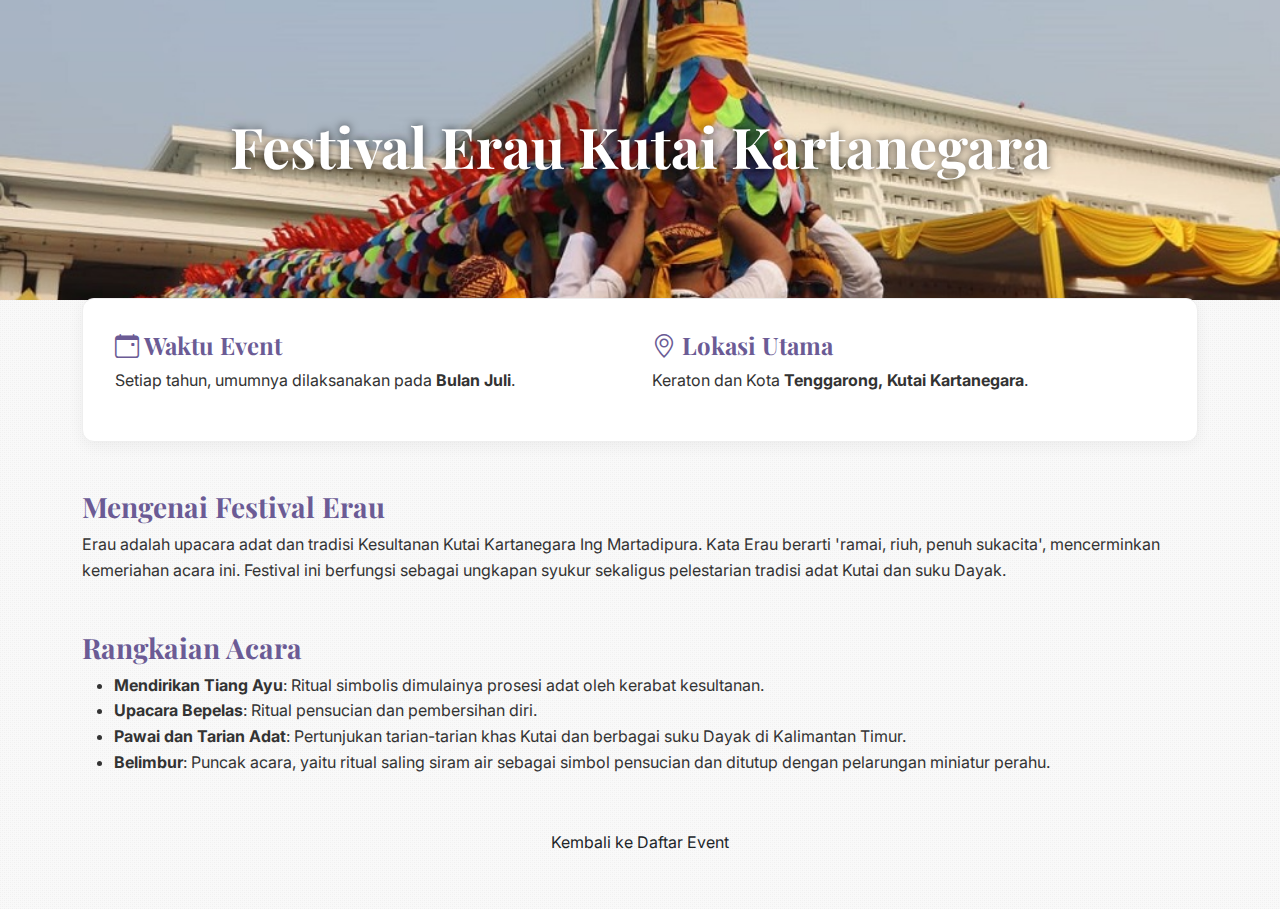
<file: erau-detail.html>
<!DOCTYPE html>
<html lang="id">
<head>
    <meta charset="UTF-8">
    <meta name="viewport" content="width=device-width, initial-scale=1.0">
    <title>Detail | Festival Erau Kutai</title>
    <link href="https://fonts.googleapis.com/css2?family=Inter:wght@400;600&family=Playfair+Display:wght@700&display=swap" rel="stylesheet">
    <link href="https://cdn.jsdelivr.net/npm/bootstrap@5.3.3/dist/css/bootstrap.min.css" rel="stylesheet">
    <link href="https://cdn.jsdelivr.net/npm/bootstrap-icons@1.11.3/font/bootstrap-icons.min.css" rel="stylesheet">
    <link href="style.css" rel="stylesheet"> 
    <link href="https://fonts.googleapis.com/css2?family=Playfair+Display:wght@700&family=Poppins:ital,wght@0,400;0,600;1,400&display=swap" rel="stylesheet">
    <style>
        .detail-header {
            background-image: url('131.jpeg');
            background-size: cover;
            background-position: center;
            height: 300px;
            display: flex;
            align-items: center;
            justify-content: center;
            color: white;
            text-shadow: 0 0 10px rgba(0, 0, 0, 0.7);
        }
        .detail-header h1 { color: #fff; font-size: 3.5rem; text-align: center; }
        .detail-info { background-color: var(--card-bg); border-radius: 12px; padding: 2rem; box-shadow: var(--shadow-light); margin-top: -50px; position: relative; }
    </style>
</head>
<body>
    <div class="detail-header">
        <h1>Festival Erau Kutai Kartanegara</h1>
    </div>

    <section class="py-5">
        <div class="container">
            <div class="detail-info mb-4">
                <div class="row">
                    <div class="col-md-6">
                        <h4><i class="bi bi-calendar-event"></i> Waktu Event</h4>
                        <p>Setiap tahun, umumnya dilaksanakan pada <strong>Bulan Juli</strong>.</p>
                    </div>
                    <div class="col-md-6">
                        <h4><i class="bi bi-geo-alt"></i> Lokasi Utama</h4>
                        <p>Keraton dan Kota <strong>Tenggarong, Kutai Kartanegara</strong>.</p>
                    </div>
                </div>
            </div>

            <h3 class="mt-5">Mengenai Festival Erau</h3>
            <p>Erau adalah upacara adat dan tradisi Kesultanan Kutai Kartanegara Ing Martadipura. Kata Erau berarti 'ramai, riuh, penuh sukacita', mencerminkan kemeriahan acara ini. Festival ini berfungsi sebagai ungkapan syukur sekaligus pelestarian tradisi adat Kutai dan suku Dayak.</p>
            
            <h3 class="mt-5">Rangkaian Acara</h3>
            <ul>
                <li><strong>Mendirikan Tiang Ayu</strong>: Ritual simbolis dimulainya prosesi adat oleh kerabat kesultanan.</li>
                <li><strong>Upacara Bepelas</strong>: Ritual pensucian dan pembersihan diri.</li>
                <li><strong>Pawai dan Tarian Adat</strong>: Pertunjukan tarian-tarian khas Kutai dan berbagai suku Dayak di Kalimantan Timur.</li>
                <li><strong>Belimbur</strong>: Puncak acara, yaitu ritual saling siram air sebagai simbol pensucian dan ditutup dengan pelarungan miniatur perahu.</li>
            </ul>

            <div class="text-center mt-5">
                <a href="index.html#events" class="btn btn-detail">Kembali ke Daftar Event</a>
            </div>

        </div>
    </section>
    <script src="https://cdn.jsdelivr.net/npm/bootstrap@5.3.3/dist/js/bootstrap.bundle.min.js"></script>
</body>
</html>
</file>
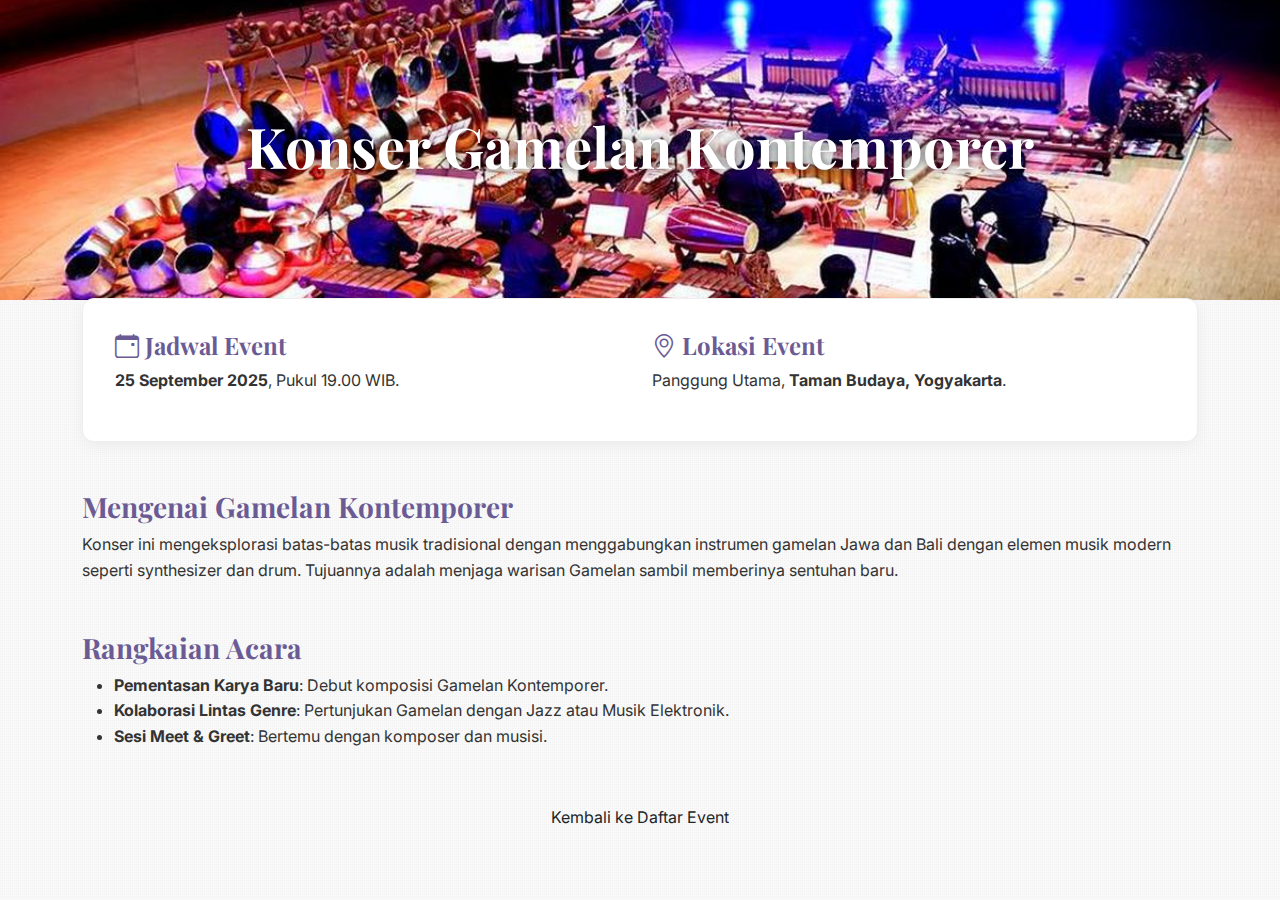
<file: gamelan-detail.html>
<!DOCTYPE html>
<html lang="id">
<head>
    <meta charset="UTF-8">
    <meta name="viewport" content="width=device-width, initial-scale=1.0">
    <title>Detail | Konser Gamelan Kontemporer</title>
    <link href="https://fonts.googleapis.com/css2?family=Inter:wght@400;600&family=Playfair+Display:wght@700&display=swap" rel="stylesheet">
    <link href="https://cdn.jsdelivr.net/npm/bootstrap@5.3.3/dist/css/bootstrap.min.css" rel="stylesheet">
    <link href="https://cdn.jsdelivr.net/npm/bootstrap-icons@1.11.3/font/bootstrap-icons.min.css" rel="stylesheet">
    <link href="style.css" rel="stylesheet"> 
    <link href="https://fonts.googleapis.com/css2?family=Playfair+Display:wght@700&family=Poppins:ital,wght@0,400;0,600;1,400&display=swap" rel="stylesheet">
    <style>
        .detail-header {
            background-image: url('125.jpeg');
            background-size: cover;
            background-position: center;
            height: 300px;
            display: flex;
            align-items: center;
            justify-content: center;
            color: white;
            text-shadow: 0 0 10px rgba(0, 0, 0, 0.7);
        }
        .detail-header h1 { color: #fff; font-size: 3.5rem; }
        .detail-info { background-color: var(--card-bg); border-radius: 12px; padding: 2rem; box-shadow: var(--shadow-light); margin-top: -50px; position: relative; }
    </style>
</head>
<body>
    <div class="detail-header">
        <h1>Konser Gamelan Kontemporer</h1>
    </div>

    <section class="py-5">
        <div class="container">
            <div class="detail-info mb-4">
                <div class="row">
                    <div class="col-md-6">
                        <h4><i class="bi bi-calendar-event"></i> Jadwal Event</h4>
                        <p><strong>25 September 2025</strong>, Pukul 19.00 WIB.</p>
                    </div>
                    <div class="col-md-6">
                        <h4><i class="bi bi-geo-alt"></i> Lokasi Event</h4>
                        <p>Panggung Utama, <strong>Taman Budaya, Yogyakarta</strong>.</p>
                    </div>
                </div>
            </div>

            <h3 class="mt-5">Mengenai Gamelan Kontemporer</h3>
            <p>Konser ini mengeksplorasi batas-batas musik tradisional dengan menggabungkan instrumen gamelan Jawa dan Bali dengan elemen musik modern seperti synthesizer dan drum. Tujuannya adalah menjaga warisan Gamelan sambil memberinya sentuhan baru.</p>
            
            <h3 class="mt-5">Rangkaian Acara</h3>
            <ul>
                <li><strong>Pementasan Karya Baru</strong>: Debut komposisi Gamelan Kontemporer.</li>
                <li><strong>Kolaborasi Lintas Genre</strong>: Pertunjukan Gamelan dengan Jazz atau Musik Elektronik.</li>
                <li><strong>Sesi Meet & Greet</strong>: Bertemu dengan komposer dan musisi.</li>
            </ul>

            <div class="text-center mt-5">
                <a href="index.html#events" class="btn btn-detail">Kembali ke Daftar Event</a>
            </div>

        </div>
    </section>
    <script src="https://cdn.jsdelivr.net/npm/bootstrap@5.3.3/dist/js/bootstrap.bundle.min.js"></script>
</body>
</html>
</file>
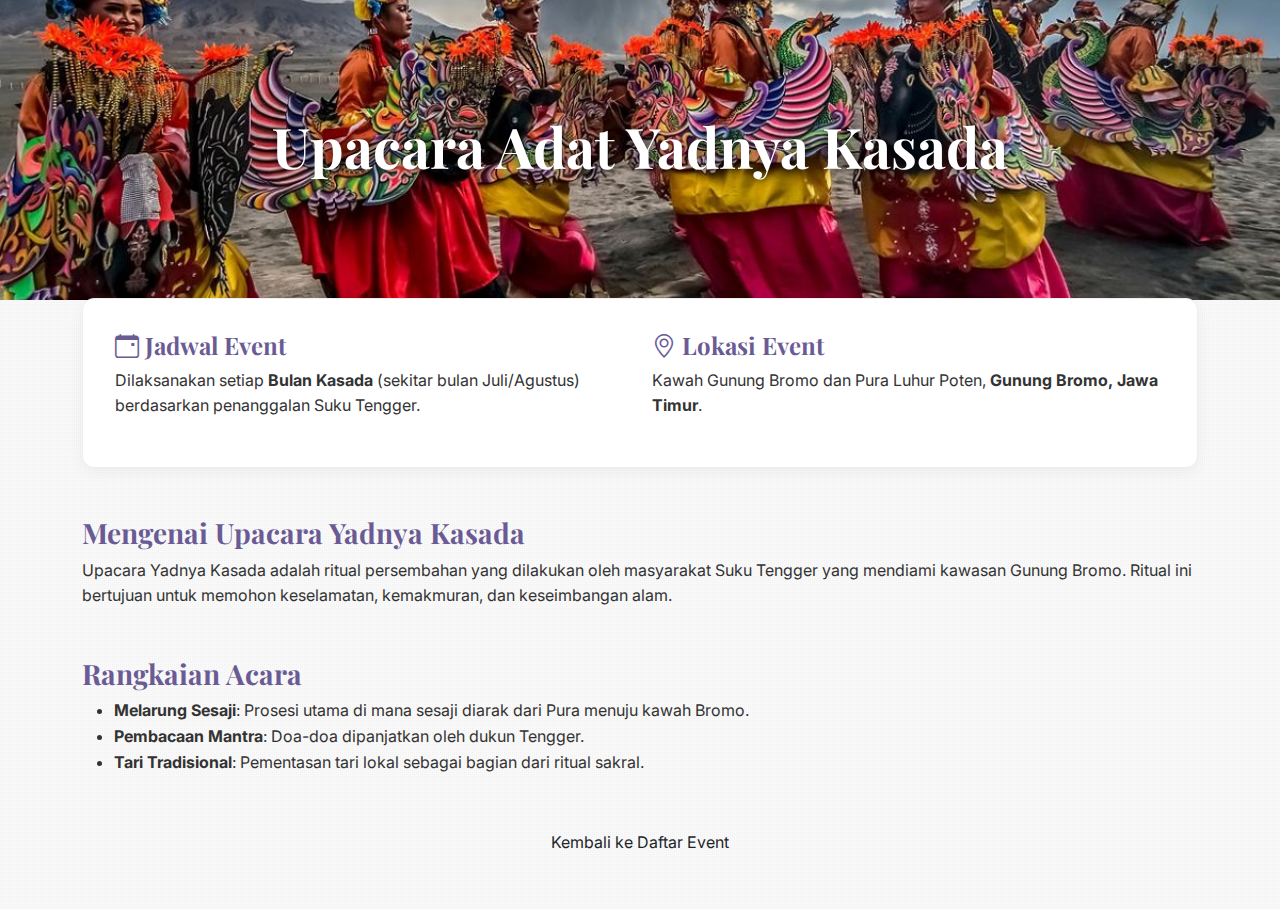
<file: kasada-detail.html>
<!DOCTYPE html>
<html lang="id">
<head>
    <meta charset="UTF-8">
    <meta name="viewport" content="width=device-width, initial-scale=1.0">
    <title>Detail | Upacara Adat Yadnya Kasada</title>
    <link href="https://fonts.googleapis.com/css2?family=Inter:wght@400;600&family=Playfair+Display:wght@700&display=swap" rel="stylesheet">
    <link href="https://cdn.jsdelivr.net/npm/bootstrap@5.3.3/dist/css/bootstrap.min.css" rel="stylesheet">
    <link href="https://cdn.jsdelivr.net/npm/bootstrap-icons@1.11.3/font/bootstrap-icons.min.css" rel="stylesheet">
    <link href="style.css" rel="stylesheet"> 
    <link href="https://fonts.googleapis.com/css2?family=Playfair+Display:wght@700&family=Poppins:ital,wght@0,400;0,600;1,400&display=swap" rel="stylesheet">
    <style>
        .detail-header {
            background-image: url('123.jpg');
            background-size: cover;
            background-position: center;
            height: 300px;
            display: flex;
            align-items: center;
            justify-content: center;
            color: white;
            text-shadow: 0 0 10px rgba(0, 0, 0, 0.7);
        }
        .detail-header h1 { color: #fff; font-size: 3.5rem; }
        .detail-info { background-color: var(--card-bg); border-radius: 12px; padding: 2rem; box-shadow: var(--shadow-light); margin-top: -50px; position: relative; }
    </style>
</head>
<body>
    <div class="detail-header">
        <h1>Upacara Adat Yadnya Kasada</h1>
    </div>

    <section class="py-5">
        <div class="container">
            <div class="detail-info mb-4">
                <div class="row">
                    <div class="col-md-6">
                        <h4><i class="bi bi-calendar-event"></i> Jadwal Event</h4>
                        <p>Dilaksanakan setiap <strong>Bulan Kasada</strong> (sekitar bulan Juli/Agustus) berdasarkan penanggalan Suku Tengger.</p>
                    </div>
                    <div class="col-md-6">
                        <h4><i class="bi bi-geo-alt"></i> Lokasi Event</h4>
                        <p>Kawah Gunung Bromo dan Pura Luhur Poten, <strong>Gunung Bromo, Jawa Timur</strong>.</p>
                    </div>
                </div>
            </div>

            <h3 class="mt-5">Mengenai Upacara Yadnya Kasada</h3>
            <p>Upacara Yadnya Kasada adalah ritual persembahan yang dilakukan oleh masyarakat Suku Tengger yang mendiami kawasan Gunung Bromo. Ritual ini bertujuan untuk memohon keselamatan, kemakmuran, dan keseimbangan alam.</p>
            
            <h3 class="mt-5">Rangkaian Acara</h3>
            <ul>
                <li><strong>Melarung Sesaji</strong>: Prosesi utama di mana sesaji diarak dari Pura menuju kawah Bromo.</li>
                <li><strong>Pembacaan Mantra</strong>: Doa-doa dipanjatkan oleh dukun Tengger.</li>
                <li><strong>Tari Tradisional</strong>: Pementasan tari lokal sebagai bagian dari ritual sakral.</li>
            </ul>

            <div class="text-center mt-5">
                <a href="index.html#events" class="btn btn-detail">Kembali ke Daftar Event</a>
            </div>

        </div>
    </section>
    <script src="https://cdn.jsdelivr.net/npm/bootstrap@5.3.3/dist/js/bootstrap.bundle.min.js"></script>
</body>
</html>
</file>
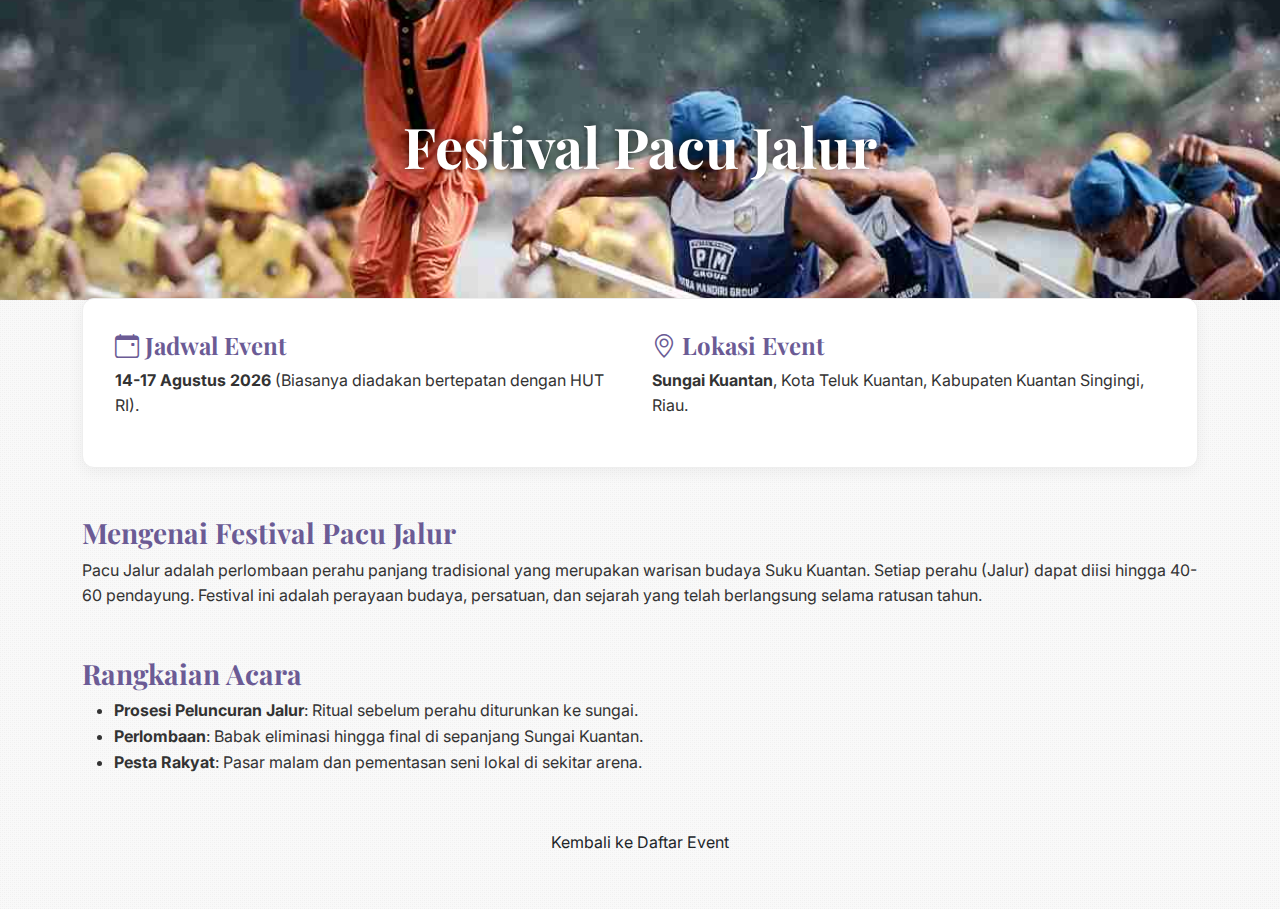
<file: pacujalur-detail.html>
<!DOCTYPE html>
<html lang="id">
<head>
    <meta charset="UTF-8">
    <meta name="viewport" content="width=device-width, initial-scale=1.0">
    <title>Detail | Festival Pacu Jalur</title>
    <link href="https://fonts.googleapis.com/css2?family=Inter:wght@400;600&family=Playfair+Display:wght@700&display=swap" rel="stylesheet">
    <link href="https://cdn.jsdelivr.net/npm/bootstrap@5.3.3/dist/css/bootstrap.min.css" rel="stylesheet">
    <link href="https://cdn.jsdelivr.net/npm/bootstrap-icons@1.11.3/font/bootstrap-icons.min.css" rel="stylesheet">
    <link href="style.css" rel="stylesheet"> 
    <link href="https://fonts.googleapis.com/css2?family=Playfair+Display:wght@700&family=Poppins:ital,wght@0,400;0,600;1,400&display=swap" rel="stylesheet">
    <style>
        .detail-header {
            background-image: url('127.jpg');
            background-size: cover;
            background-position: center;
            height: 300px;
            display: flex;
            align-items: center;
            justify-content: center;
            color: white;
            text-shadow: 0 0 10px rgba(0, 0, 0, 0.7);
        }
        .detail-header h1 { color: #fff; font-size: 3.5rem; }
        .detail-info { background-color: var(--card-bg); border-radius: 12px; padding: 2rem; box-shadow: var(--shadow-light); margin-top: -50px; position: relative; }
    </style>
</head>
<body>
    <div class="detail-header">
        <h1>Festival Pacu Jalur</h1>
    </div>

    <section class="py-5">
        <div class="container">
            <div class="detail-info mb-4">
                <div class="row">
                    <div class="col-md-6">
                        <h4><i class="bi bi-calendar-event"></i> Jadwal Event</h4>
                        <p><strong>14-17 Agustus 2026</strong> (Biasanya diadakan bertepatan dengan HUT RI).</p>
                    </div>
                    <div class="col-md-6">
                        <h4><i class="bi bi-geo-alt"></i> Lokasi Event</h4>
                        <p><strong>Sungai Kuantan</strong>, Kota Teluk Kuantan, Kabupaten Kuantan Singingi, Riau.</p>
                    </div>
                </div>
            </div>

            <h3 class="mt-5">Mengenai Festival Pacu Jalur</h3>
            <p>Pacu Jalur adalah perlombaan perahu panjang tradisional yang merupakan warisan budaya Suku Kuantan. Setiap perahu (Jalur) dapat diisi hingga 40-60 pendayung. Festival ini adalah perayaan budaya, persatuan, dan sejarah yang telah berlangsung selama ratusan tahun.</p>
            
            <h3 class="mt-5">Rangkaian Acara</h3>
            <ul>
                <li><strong>Prosesi Peluncuran Jalur</strong>: Ritual sebelum perahu diturunkan ke sungai.</li>
                <li><strong>Perlombaan</strong>: Babak eliminasi hingga final di sepanjang Sungai Kuantan.</li>
                <li><strong>Pesta Rakyat</strong>: Pasar malam dan pementasan seni lokal di sekitar arena.</li>
            </ul>

            <div class="text-center mt-5">
                <a href="index.html#events" class="btn btn-detail">Kembali ke Daftar Event</a>
            </div>

        </div>
    </section>
    <script src="https://cdn.jsdelivr.net/npm/bootstrap@5.3.3/dist/js/bootstrap.bundle.min.js"></script>
</body>
</html>
</file>
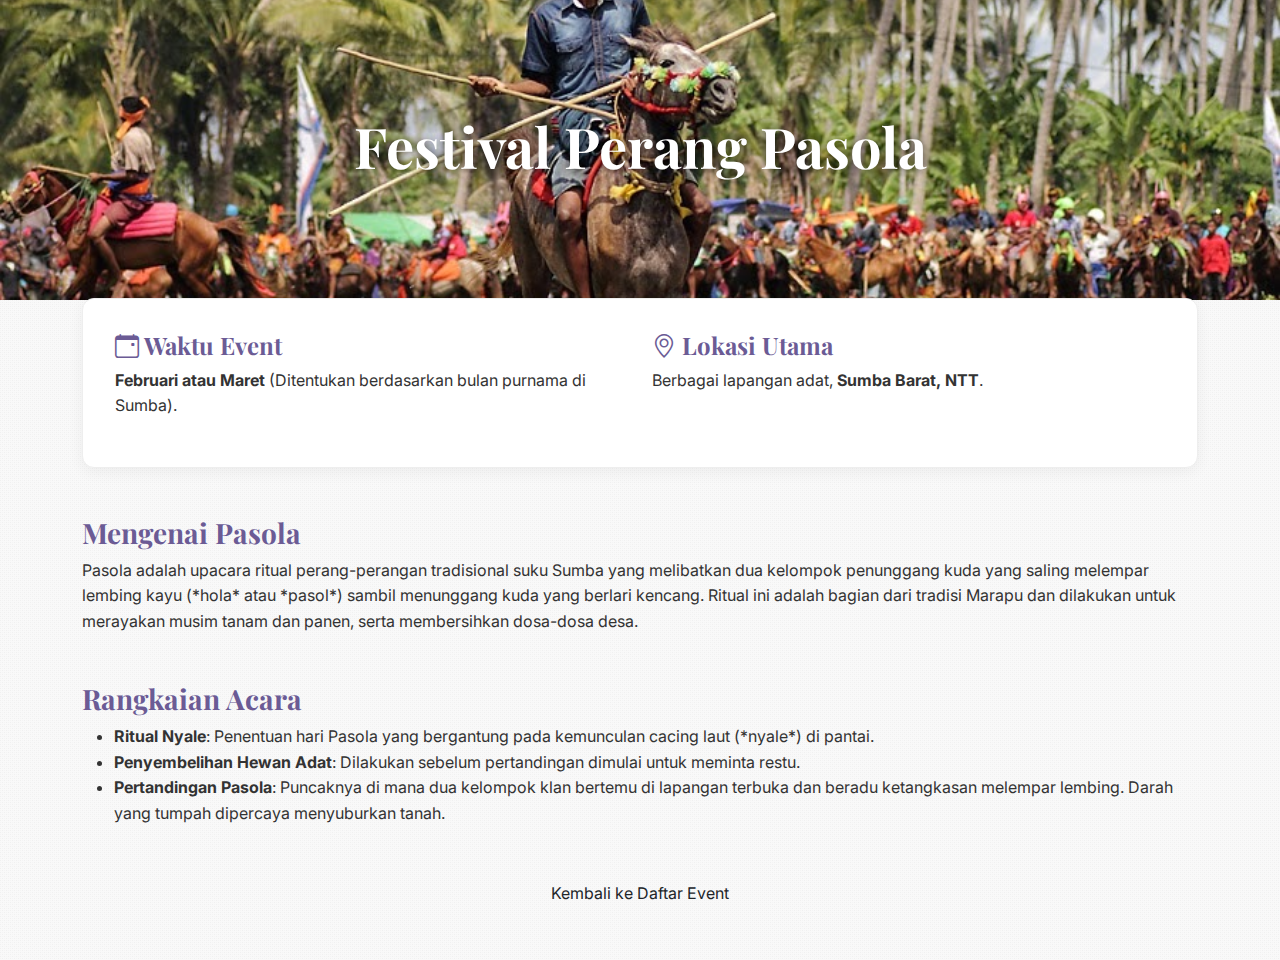
<file: pasola-detail.html>
<!DOCTYPE html>
<html lang="id">
<head>
    <meta charset="UTF-8">
    <meta name="viewport" content="width=device-width, initial-scale=1.0">
    <title>Detail | Festival Perang Pasola</title>
    <link href="https://fonts.googleapis.com/css2?family=Inter:wght@400;600&family=Playfair+Display:wght@700&display=swap" rel="stylesheet">
    <link href="https://cdn.jsdelivr.net/npm/bootstrap@5.3.3/dist/css/bootstrap.min.css" rel="stylesheet">
    <link href="https://cdn.jsdelivr.net/npm/bootstrap-icons@1.11.3/font/bootstrap-icons.min.css" rel="stylesheet">
    <link href="style.css" rel="stylesheet"> 
    <link href="https://fonts.googleapis.com/css2?family=Playfair+Display:wght@700&family=Poppins:ital,wght@0,400;0,600;1,400&display=swap" rel="stylesheet">
    <style>
        .detail-header {
            background-image: url('134.jpg');
            background-size: cover;
            background-position: center;
            height: 300px;
            display: flex;
            align-items: center;
            justify-content: center;
            color: white;
            text-shadow: 0 0 10px rgba(0, 0, 0, 0.7);
        }
        .detail-header h1 { color: #fff; font-size: 3.5rem; text-align: center; }
        .detail-info { background-color: var(--card-bg); border-radius: 12px; padding: 2rem; box-shadow: var(--shadow-light); margin-top: -50px; position: relative; }
    </style>
</head>
<body>
    <div class="detail-header">
        <h1>Festival Perang Pasola</h1>
    </div>

    <section class="py-5">
        <div class="container">
            <div class="detail-info mb-4">
                <div class="row">
                    <div class="col-md-6">
                        <h4><i class="bi bi-calendar-event"></i> Waktu Event</h4>
                        <p><strong>Februari atau Maret</strong> (Ditentukan berdasarkan bulan purnama di Sumba).</p>
                    </div>
                    <div class="col-md-6">
                        <h4><i class="bi bi-geo-alt"></i> Lokasi Utama</h4>
                        <p>Berbagai lapangan adat, <strong>Sumba Barat, NTT</strong>.</p>
                    </div>
                </div>
            </div>

            <h3 class="mt-5">Mengenai Pasola</h3>
            <p>Pasola adalah upacara ritual perang-perangan tradisional suku Sumba yang melibatkan dua kelompok penunggang kuda yang saling melempar lembing kayu (*hola* atau *pasol*) sambil menunggang kuda yang berlari kencang. Ritual ini adalah bagian dari tradisi Marapu dan dilakukan untuk merayakan musim tanam dan panen, serta membersihkan dosa-dosa desa.</p>
            
            <h3 class="mt-5">Rangkaian Acara</h3>
            <ul>
                <li><strong>Ritual Nyale</strong>: Penentuan hari Pasola yang bergantung pada kemunculan cacing laut (*nyale*) di pantai.</li>
                <li><strong>Penyembelihan Hewan Adat</strong>: Dilakukan sebelum pertandingan dimulai untuk meminta restu.</li>
                <li><strong>Pertandingan Pasola</strong>: Puncaknya di mana dua kelompok klan bertemu di lapangan terbuka dan beradu ketangkasan melempar lembing. Darah yang tumpah dipercaya menyuburkan tanah.</li>
            </ul>

            <div class="text-center mt-5">
                <a href="index.html#events" class="btn btn-detail">Kembali ke Daftar Event</a>
            </div>

        </div>
    </section>
    <script src="https://cdn.jsdelivr.net/npm/bootstrap@5.3.3/dist/js/bootstrap.bundle.min.js"></script>
</body>
</html>
</file>
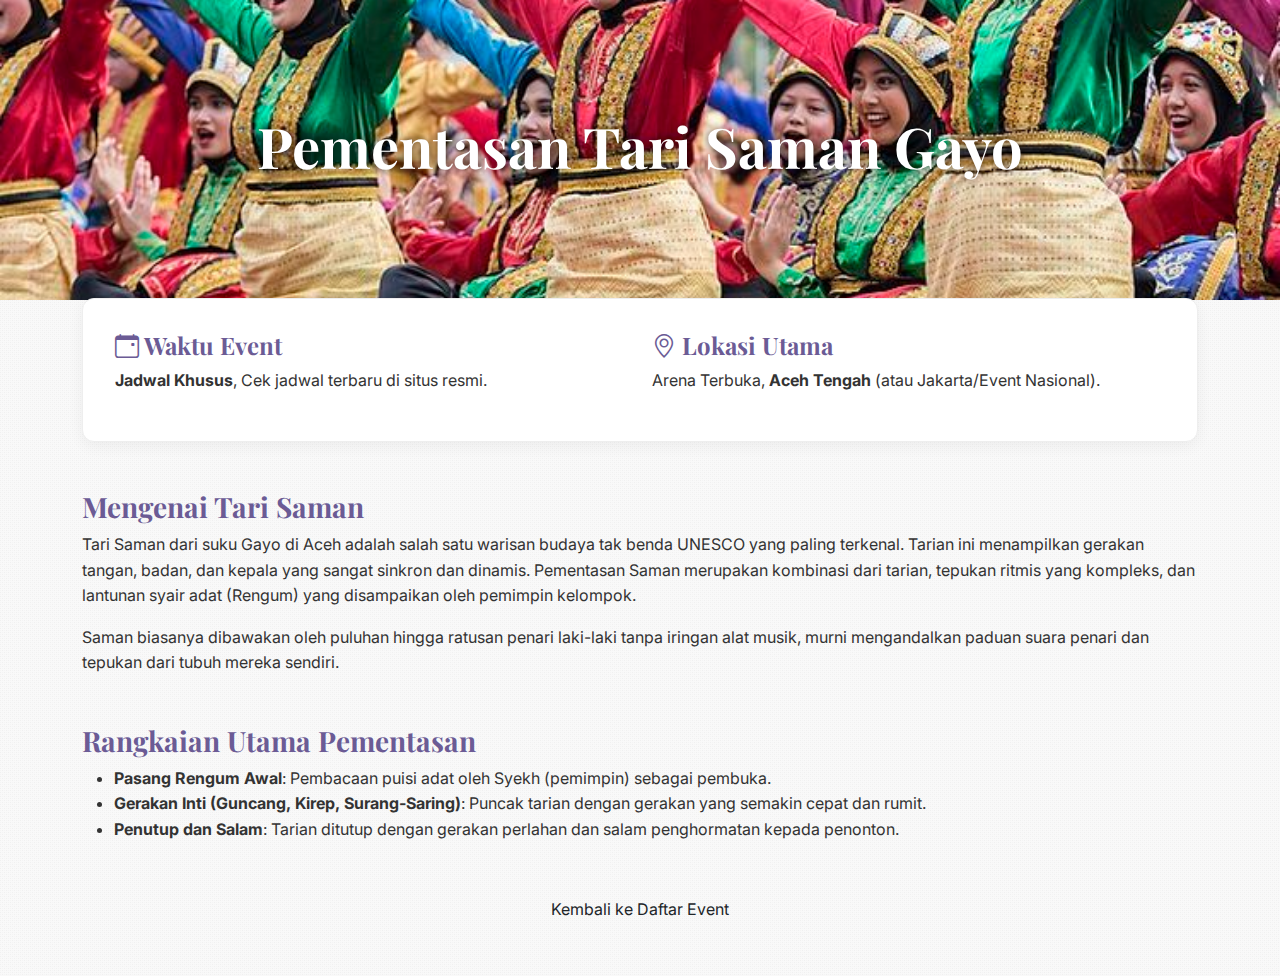
<file: saman-detail.html>
<!DOCTYPE html>
<html lang="id">
<head>
    <meta charset="UTF-8">
    <meta name="viewport" content="width=device-width, initial-scale=1.0">
    <title>Detail | Pementasan Tari Saman Gayo</title>
    
    <link href="https://fonts.googleapis.com/css2?family=Inter:wght@400;600&family=Playfair+Display:wght@700&display=swap" rel="stylesheet">
    <link href="https://cdn.jsdelivr.net/npm/bootstrap@5.3.3/dist/css/bootstrap.min.css" rel="stylesheet">
    <link href="https://cdn.jsdelivr.net/npm/bootstrap-icons@1.11.3/font/bootstrap-icons.min.css" rel="stylesheet">
    <link href="style.css" rel="stylesheet"> 
    <link href="https://fonts.googleapis.com/css2?family=Playfair+Display:wght@700&family=Poppins:ital,wght@0,400;0,600;1,400&display=swap" rel="stylesheet">
    
    <style>
        .detail-header {
            /* Ganti dengan gambar Tari Saman HD yang Anda pilih */
            background-image: url('133.jpg'); 
            background-size: cover;
            background-position: center;
            height: 300px;
            display: flex;
            align-items: center;
            justify-content: center;
            color: white;
            text-shadow: 0 0 10px rgba(0, 0, 0, 0.7);
        }
        .detail-header h1 { 
            color: #fff; 
            font-size: 3.5rem; 
            text-align: center; /* Tambahkan agar judul di tengah */
        }
        .detail-info { 
            background-color: var(--card-bg); 
            border-radius: 12px; 
            padding: 2rem; 
            box-shadow: var(--shadow-light); 
            margin-top: -50px; 
            position: relative; 
        }
    </style>
</head>
<body>
    <div class="detail-header">
        <h1>Pementasan Tari Saman Gayo</h1>
    </div>

    <section class="py-5">
        <div class="container">
            <div class="detail-info mb-4">
                <div class="row">
                    <div class="col-md-6">
                        <h4><i class="bi bi-calendar-event"></i> Waktu Event</h4>
                        <p><strong>Jadwal Khusus</strong>, Cek jadwal terbaru di situs resmi.</p>
                    </div>
                    <div class="col-md-6">
                        <h4><i class="bi bi-geo-alt"></i> Lokasi Utama</h4>
                        <p>Arena Terbuka, <strong>Aceh Tengah</strong> (atau Jakarta/Event Nasional).</p>
                    </div>
                </div>
            </div>

            <h3 class="mt-5">Mengenai Tari Saman</h3>
            <p>Tari Saman dari suku Gayo di Aceh adalah salah satu warisan budaya tak benda UNESCO yang paling terkenal. Tarian ini menampilkan gerakan tangan, badan, dan kepala yang sangat sinkron dan dinamis. Pementasan Saman merupakan kombinasi dari tarian, tepukan ritmis yang kompleks, dan lantunan syair adat (Rengum) yang disampaikan oleh pemimpin kelompok.</p>
            
            <p>Saman biasanya dibawakan oleh puluhan hingga ratusan penari laki-laki tanpa iringan alat musik, murni mengandalkan paduan suara penari dan tepukan dari tubuh mereka sendiri.</p>
            
            <h3 class="mt-5">Rangkaian Utama Pementasan</h3>
            <ul>
                <li><strong>Pasang Rengum Awal</strong>: Pembacaan puisi adat oleh Syekh (pemimpin) sebagai pembuka.</li>
                <li><strong>Gerakan Inti (Guncang, Kirep, Surang-Saring)</strong>: Puncak tarian dengan gerakan yang semakin cepat dan rumit.</li>
                <li><strong>Penutup dan Salam</strong>: Tarian ditutup dengan gerakan perlahan dan salam penghormatan kepada penonton.</li>
            </ul>

            <div class="text-center mt-5">
                <a href="index.html#events" class="btn btn-detail">Kembali ke Daftar Event</a>
            </div>

        </div>
    </section>
    <script src="https://cdn.jsdelivr.net/npm/bootstrap@5.3.3/dist/js/bootstrap.bundle.min.js"></script>
</body>
</html>
</file>
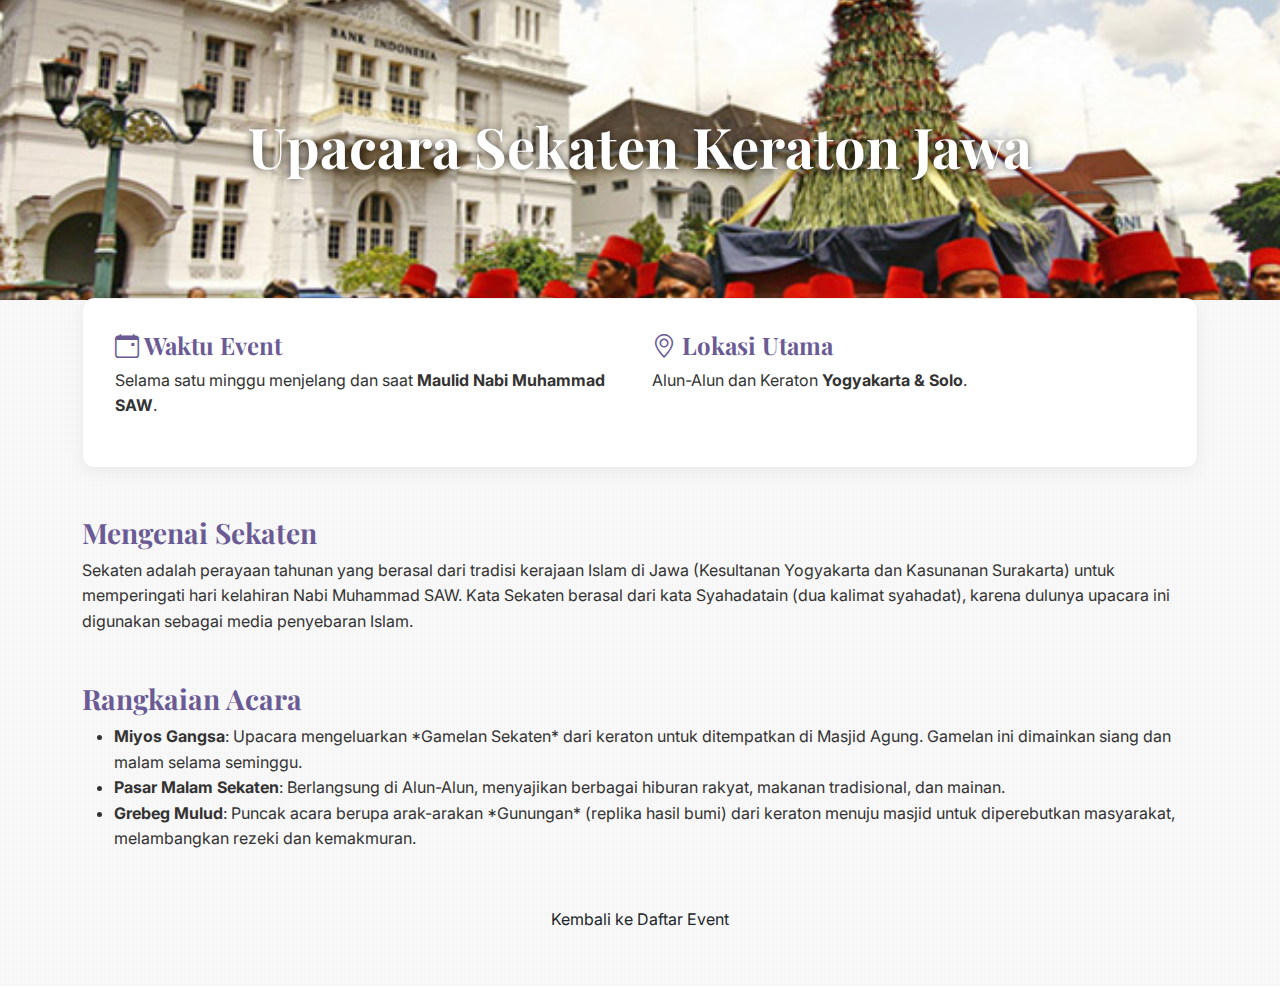
<file: sekaten-detail.html>
<!DOCTYPE html>
<html lang="id">
<head>
    <meta charset="UTF-8">
    <meta name="viewport" content="width=device-width, initial-scale=1.0">
    <title>Detail | Upacara Sekaten</title>
    <link href="https://fonts.googleapis.com/css2?family=Inter:wght@400;600&family=Playfair+Display:wght@700&display=swap" rel="stylesheet">
    <link href="https://cdn.jsdelivr.net/npm/bootstrap@5.3.3/dist/css/bootstrap.min.css" rel="stylesheet">
    <link href="https://cdn.jsdelivr.net/npm/bootstrap-icons@1.11.3/font/bootstrap-icons.min.css" rel="stylesheet">
    <link href="style.css" rel="stylesheet"> 
    <link href="https://fonts.googleapis.com/css2?family=Playfair+Display:wght@700&family=Poppins:ital,wght@0,400;0,600;1,400&display=swap" rel="stylesheet">
    <style>
        .detail-header {
            background-image: url('135.jpg');
            background-size: cover;
            background-position: center;
            height: 300px;
            display: flex;
            align-items: center;
            justify-content: center;
            color: white;
            text-shadow: 0 0 10px rgba(0, 0, 0, 0.7);
        }
        .detail-header h1 { color: #fff; font-size: 3.5rem; text-align: center; }
        .detail-info { background-color: var(--card-bg); border-radius: 12px; padding: 2rem; box-shadow: var(--shadow-light); margin-top: -50px; position: relative; }
    </style>
</head>
<body>
    <div class="detail-header">
        <h1>Upacara Sekaten Keraton Jawa</h1>
    </div>

    <section class="py-5">
        <div class="container">
            <div class="detail-info mb-4">
                <div class="row">
                    <div class="col-md-6">
                        <h4><i class="bi bi-calendar-event"></i> Waktu Event</h4>
                        <p>Selama satu minggu menjelang dan saat <strong>Maulid Nabi Muhammad SAW</strong>.</p>
                    </div>
                    <div class="col-md-6">
                        <h4><i class="bi bi-geo-alt"></i> Lokasi Utama</h4>
                        <p>Alun-Alun dan Keraton <strong>Yogyakarta & Solo</strong>.</p>
                    </div>
                </div>
            </div>

            <h3 class="mt-5">Mengenai Sekaten</h3>
            <p>Sekaten adalah perayaan tahunan yang berasal dari tradisi kerajaan Islam di Jawa (Kesultanan Yogyakarta dan Kasunanan Surakarta) untuk memperingati hari kelahiran Nabi Muhammad SAW. Kata Sekaten berasal dari kata Syahadatain (dua kalimat syahadat), karena dulunya upacara ini digunakan sebagai media penyebaran Islam.</p>
            
            <h3 class="mt-5">Rangkaian Acara</h3>
            <ul>
                <li><strong>Miyos Gangsa</strong>: Upacara mengeluarkan *Gamelan Sekaten* dari keraton untuk ditempatkan di Masjid Agung. Gamelan ini dimainkan siang dan malam selama seminggu.</li>
                <li><strong>Pasar Malam Sekaten</strong>: Berlangsung di Alun-Alun, menyajikan berbagai hiburan rakyat, makanan tradisional, dan mainan.</li>
                <li><strong>Grebeg Mulud</strong>: Puncak acara berupa arak-arakan *Gunungan* (replika hasil bumi) dari keraton menuju masjid untuk diperebutkan masyarakat, melambangkan rezeki dan kemakmuran.</li>
            </ul>

            <div class="text-center mt-5">
                <a href="index.html#events" class="btn btn-detail">Kembali ke Daftar Event</a>
            </div>

        </div>
    </section>
    <script src="https://cdn.jsdelivr.net/npm/bootstrap@5.3.3/dist/js/bootstrap.bundle.min.js"></script>
</body>
</html>
</file>
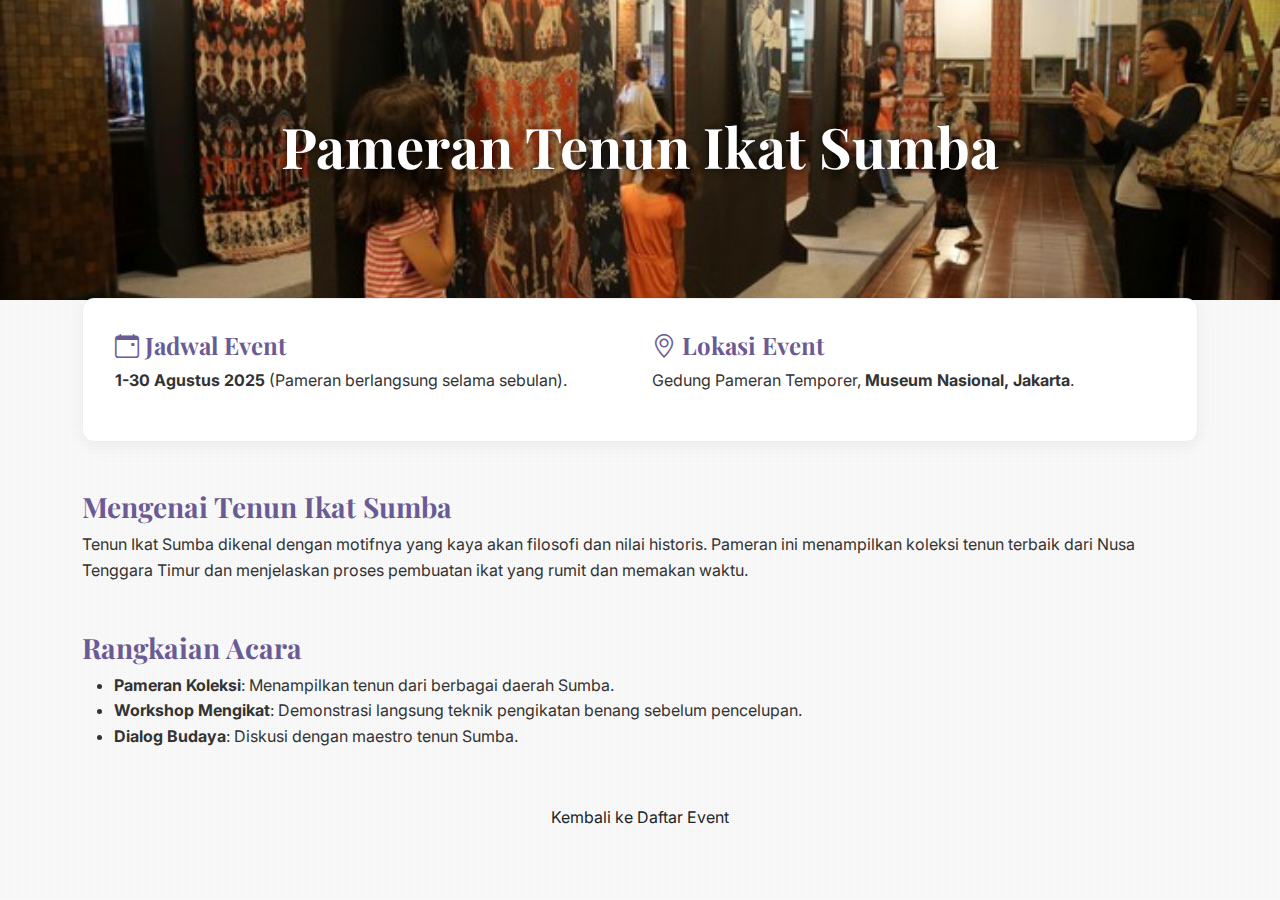
<file: sumba-detail.html>
<!DOCTYPE html>
<html lang="id">
<head>
    <meta charset="UTF-8">
    <meta name="viewport" content="width=device-width, initial-scale=1.0">
    <title>Detail | Pameran Tenun Ikat Sumba</title>
    <link href="https://fonts.googleapis.com/css2?family=Inter:wght@400;600&family=Playfair+Display:wght@700&display=swap" rel="stylesheet">
    <link href="https://cdn.jsdelivr.net/npm/bootstrap@5.3.3/dist/css/bootstrap.min.css" rel="stylesheet">
    <link href="https://cdn.jsdelivr.net/npm/bootstrap-icons@1.11.3/font/bootstrap-icons.min.css" rel="stylesheet">
    <link href="style.css" rel="stylesheet"> 
    <style>
        .detail-header {
            background-image: url('124.jpg');
            background-size: cover;
            background-position: center;
            height: 300px;
            display: flex;
            align-items: center;
            justify-content: center;
            color: white;
            text-shadow: 0 0 10px rgba(0, 0, 0, 0.7);
        }
        .detail-header h1 { color: #fff; font-size: 3.5rem; }
        .detail-info { background-color: var(--card-bg); border-radius: 12px; padding: 2rem; box-shadow: var(--shadow-light); margin-top: -50px; position: relative; }
    </style>
</head>
<body>
    <div class="detail-header">
        <h1>Pameran Tenun Ikat Sumba</h1>
    </div>

    <section class="py-5">
        <div class="container">
            <div class="detail-info mb-4">
                <div class="row">
                    <div class="col-md-6">
                        <h4><i class="bi bi-calendar-event"></i> Jadwal Event</h4>
                        <p><strong>1-30 Agustus 2025</strong> (Pameran berlangsung selama sebulan).</p>
                    </div>
                    <div class="col-md-6">
                        <h4><i class="bi bi-geo-alt"></i> Lokasi Event</h4>
                        <p>Gedung Pameran Temporer, <strong>Museum Nasional, Jakarta</strong>.</p>
                    </div>
                </div>
            </div>

            <h3 class="mt-5">Mengenai Tenun Ikat Sumba</h3>
            <p>Tenun Ikat Sumba dikenal dengan motifnya yang kaya akan filosofi dan nilai historis. Pameran ini menampilkan koleksi tenun terbaik dari Nusa Tenggara Timur dan menjelaskan proses pembuatan ikat yang rumit dan memakan waktu.</p>
            
            <h3 class="mt-5">Rangkaian Acara</h3>
            <ul>
                <li><strong>Pameran Koleksi</strong>: Menampilkan tenun dari berbagai daerah Sumba.</li>
                <li><strong>Workshop Mengikat</strong>: Demonstrasi langsung teknik pengikatan benang sebelum pencelupan.</li>
                <li><strong>Dialog Budaya</strong>: Diskusi dengan maestro tenun Sumba.</li>
            </ul>

            <div class="text-center mt-5">
                <a href="index.html#events" class="btn btn-detail">Kembali ke Daftar Event</a>
            </div>

        </div>
    </section>
    <script src="https://cdn.jsdelivr.net/npm/bootstrap@5.3.3/dist/js/bootstrap.bundle.min.js"></script>
</body>
</html>
</file>
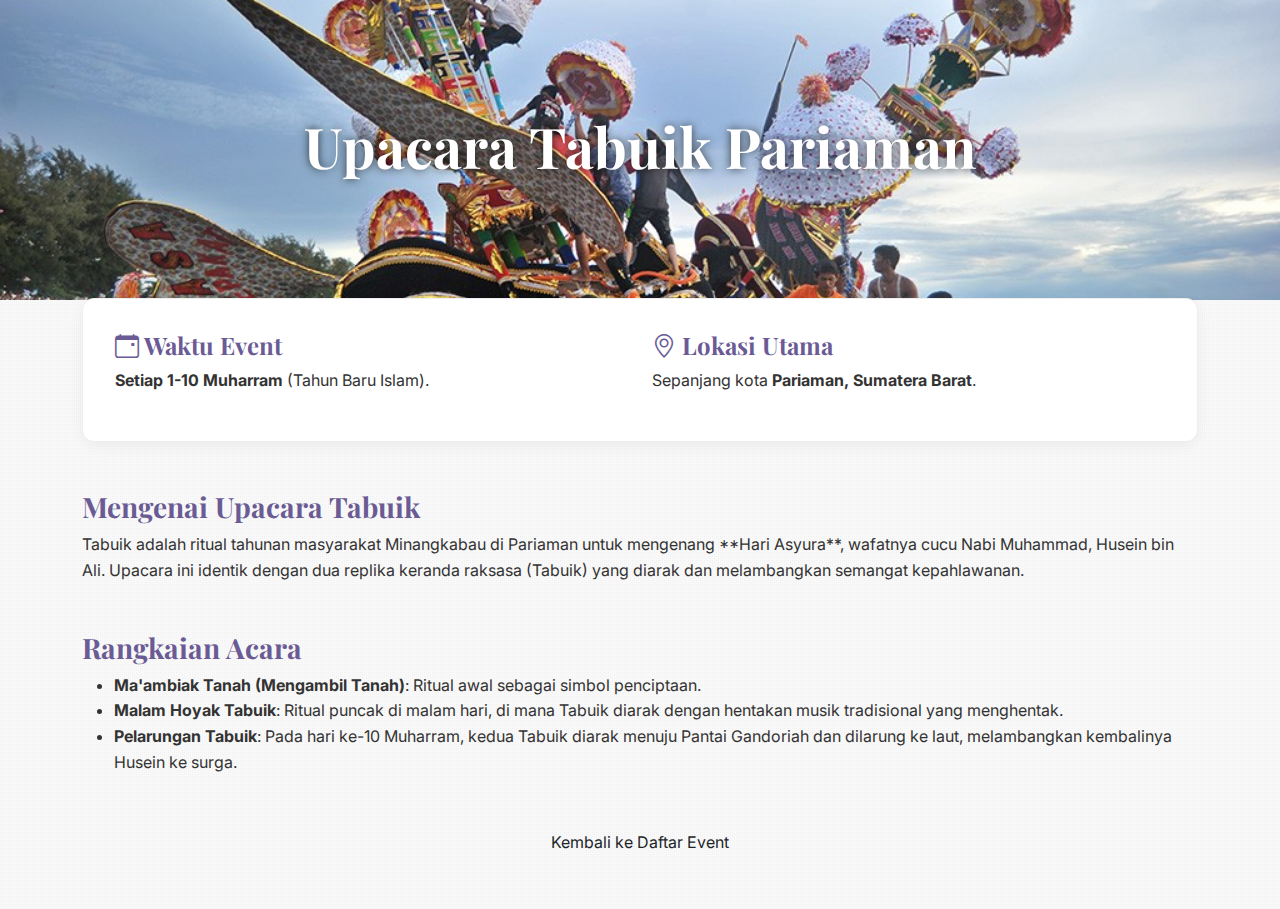
<file: tabuik-detail.html>
<!DOCTYPE html>
<html lang="id">
<head>
    <meta charset="UTF-8">
    <meta name="viewport" content="width=device-width, initial-scale=1.0">
    <title>Detail | Upacara Tabuik Pariaman</title>
    <link href="https://fonts.googleapis.com/css2?family=Inter:wght@400;600&family=Playfair+Display:wght@700&display=swap" rel="stylesheet">
    <link href="https://cdn.jsdelivr.net/npm/bootstrap@5.3.3/dist/css/bootstrap.min.css" rel="stylesheet">
    <link href="https://cdn.jsdelivr.net/npm/bootstrap-icons@1.11.3/font/bootstrap-icons.min.css" rel="stylesheet">
    <link href="style.css" rel="stylesheet"> 
    <link href="https://fonts.googleapis.com/css2?family=Playfair+Display:wght@700&family=Poppins:ital,wght@0,400;0,600;1,400&display=swap" rel="stylesheet">
    <style>
        .detail-header {
            background-image: url('132.jpg'); 
            background-size: cover;
            background-position: center;
            height: 300px;
            display: flex;
            align-items: center;
            justify-content: center;
            color: white;
            text-shadow: 0 0 10px rgba(0, 0, 0, 0.7);
        }
        .detail-header h1 { color: #fff; font-size: 3.5rem; text-align: center; }
        .detail-info { background-color: var(--card-bg); border-radius: 12px; padding: 2rem; box-shadow: var(--shadow-light); margin-top: -50px; position: relative; }
    </style>
</head>
<body>
    <div class="detail-header">
        <h1>Upacara Tabuik Pariaman</h1>
    </div>

    <section class="py-5">
        <div class="container">
            <div class="detail-info mb-4">
                <div class="row">
                    <div class="col-md-6">
                        <h4><i class="bi bi-calendar-event"></i> Waktu Event</h4>
                        <p><strong>Setiap 1-10 Muharram</strong> (Tahun Baru Islam).</p>
                    </div>
                    <div class="col-md-6">
                        <h4><i class="bi bi-geo-alt"></i> Lokasi Utama</h4>
                        <p>Sepanjang kota <strong>Pariaman, Sumatera Barat</strong>.</p>
                    </div>
                </div>
            </div>

            <h3 class="mt-5">Mengenai Upacara Tabuik</h3>
            <p>Tabuik adalah ritual tahunan masyarakat Minangkabau di Pariaman untuk mengenang **Hari Asyura**, wafatnya cucu Nabi Muhammad, Husein bin Ali. Upacara ini identik dengan dua replika keranda raksasa (Tabuik) yang diarak dan melambangkan semangat kepahlawanan.</p>
            
            <h3 class="mt-5">Rangkaian Acara</h3>
            <ul>
                <li><strong>Ma'ambiak Tanah (Mengambil Tanah)</strong>: Ritual awal sebagai simbol penciptaan.</li>
                <li><strong>Malam Hoyak Tabuik</strong>: Ritual puncak di malam hari, di mana Tabuik diarak dengan hentakan musik tradisional yang menghentak.</li>
                <li><strong>Pelarungan Tabuik</strong>: Pada hari ke-10 Muharram, kedua Tabuik diarak menuju Pantai Gandoriah dan dilarung ke laut, melambangkan kembalinya Husein ke surga.</li>
            </ul>

            <div class="text-center mt-5">
                <a href="index.html#events" class="btn btn-detail">Kembali ke Daftar Event</a>
            </div>

        </div>
    </section>
    <script src="https://cdn.jsdelivr.net/npm/bootstrap@5.3.3/dist/js/bootstrap.bundle.min.js"></script>
</body>
</html>
</file>
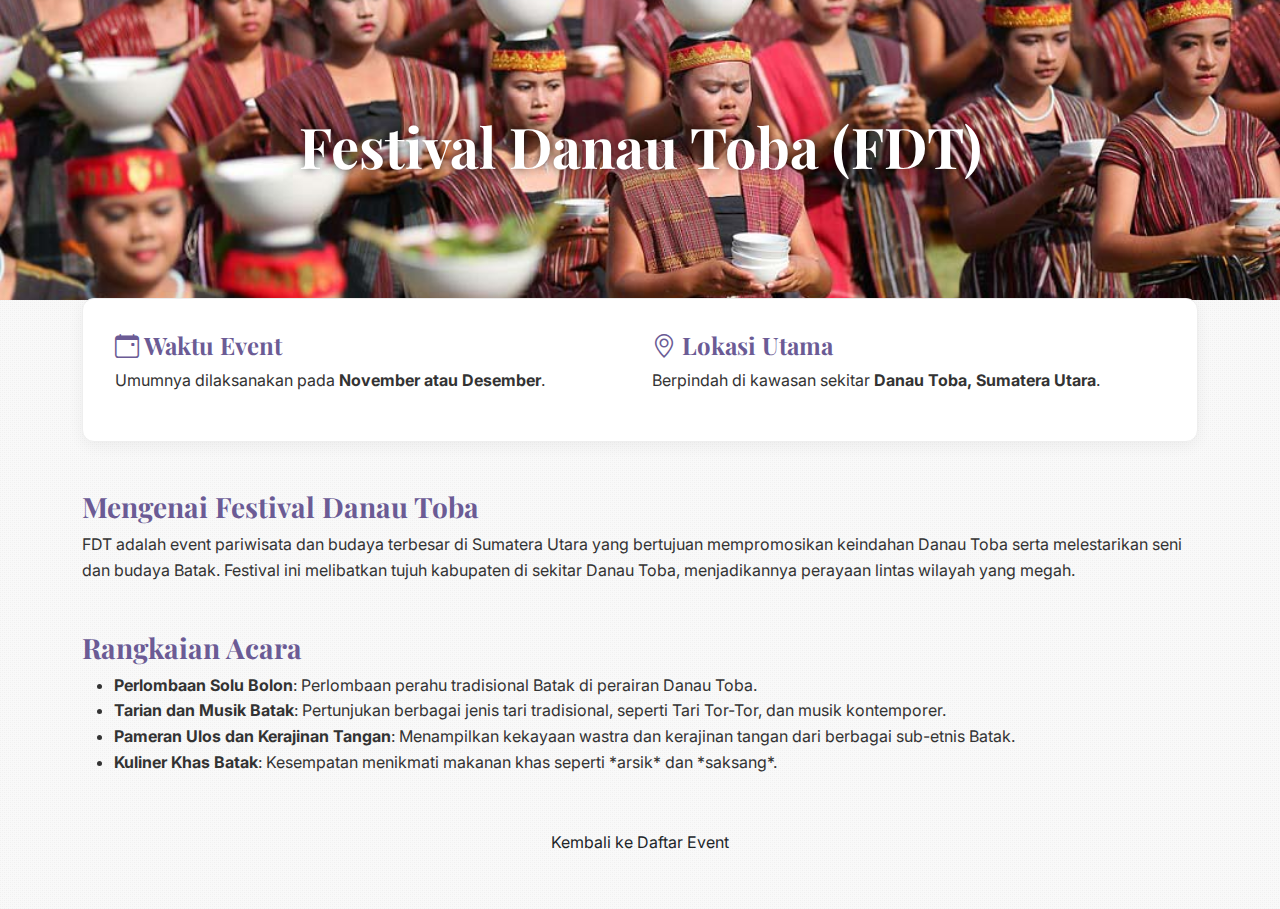
<file: toba-detail.html>
<!DOCTYPE html>
<html lang="id">
<head>
    <meta charset="UTF-8">
    <meta name="viewport" content="width=device-width, initial-scale=1.0">
    <title>Detail | Festival Danau Toba</title>
    <link href="https://fonts.googleapis.com/css2?family=Inter:wght@400;600&family=Playfair+Display:wght@700&display=swap" rel="stylesheet">
    <link href="https://cdn.jsdelivr.net/npm/bootstrap@5.3.3/dist/css/bootstrap.min.css" rel="stylesheet">
    <link href="https://cdn.jsdelivr.net/npm/bootstrap-icons@1.11.3/font/bootstrap-icons.min.css" rel="stylesheet">
    <link href="style.css" rel="stylesheet"> 
    <link href="https://fonts.googleapis.com/css2?family=Playfair+Display:wght@700&family=Poppins:ital,wght@0,400;0,600;1,400&display=swap" rel="stylesheet">
    <style>
        .detail-header {
            background-image: url('136.jpg');
            background-size: cover;
            background-position: center;
            height: 300px;
            display: flex;
            align-items: center;
            justify-content: center;
            color: white;
            text-shadow: 0 0 10px rgba(0, 0, 0, 0.7);
        }
        .detail-header h1 { color: #fff; font-size: 3.5rem; text-align: center; }
        .detail-info { background-color: var(--card-bg); border-radius: 12px; padding: 2rem; box-shadow: var(--shadow-light); margin-top: -50px; position: relative; }
    </style>
</head>
<body>
    <div class="detail-header">
        <h1>Festival Danau Toba (FDT)</h1>
    </div>

    <section class="py-5">
        <div class="container">
            <div class="detail-info mb-4">
                <div class="row">
                    <div class="col-md-6">
                        <h4><i class="bi bi-calendar-event"></i> Waktu Event</h4>
                        <p>Umumnya dilaksanakan pada <strong>November atau Desember</strong>.</p>
                    </div>
                    <div class="col-md-6">
                        <h4><i class="bi bi-geo-alt"></i> Lokasi Utama</h4>
                        <p>Berpindah di kawasan sekitar <strong>Danau Toba, Sumatera Utara</strong>.</p>
                    </div>
                </div>
            </div>

            <h3 class="mt-5">Mengenai Festival Danau Toba</h3>
            <p>FDT adalah event pariwisata dan budaya terbesar di Sumatera Utara yang bertujuan mempromosikan keindahan Danau Toba serta melestarikan seni dan budaya Batak. Festival ini melibatkan tujuh kabupaten di sekitar Danau Toba, menjadikannya perayaan lintas wilayah yang megah.</p>
            
            <h3 class="mt-5">Rangkaian Acara</h3>
            <ul>
                <li><strong>Perlombaan Solu Bolon</strong>: Perlombaan perahu tradisional Batak di perairan Danau Toba.</li>
                <li><strong>Tarian dan Musik Batak</strong>: Pertunjukan berbagai jenis tari tradisional, seperti Tari Tor-Tor, dan musik kontemporer.</li>
                <li><strong>Pameran Ulos dan Kerajinan Tangan</strong>: Menampilkan kekayaan wastra dan kerajinan tangan dari berbagai sub-etnis Batak.</li>
                <li><strong>Kuliner Khas Batak</strong>: Kesempatan menikmati makanan khas seperti *arsik* dan *saksang*.</li>
            </ul>

            <div class="text-center mt-5">
                <a href="index.html#events" class="btn btn-detail">Kembali ke Daftar Event</a>
            </div>

        </div>
    </section>
    <script src="https://cdn.jsdelivr.net/npm/bootstrap@5.3.3/dist/js/bootstrap.bundle.min.js"></script>
</body>
</html>
</file>
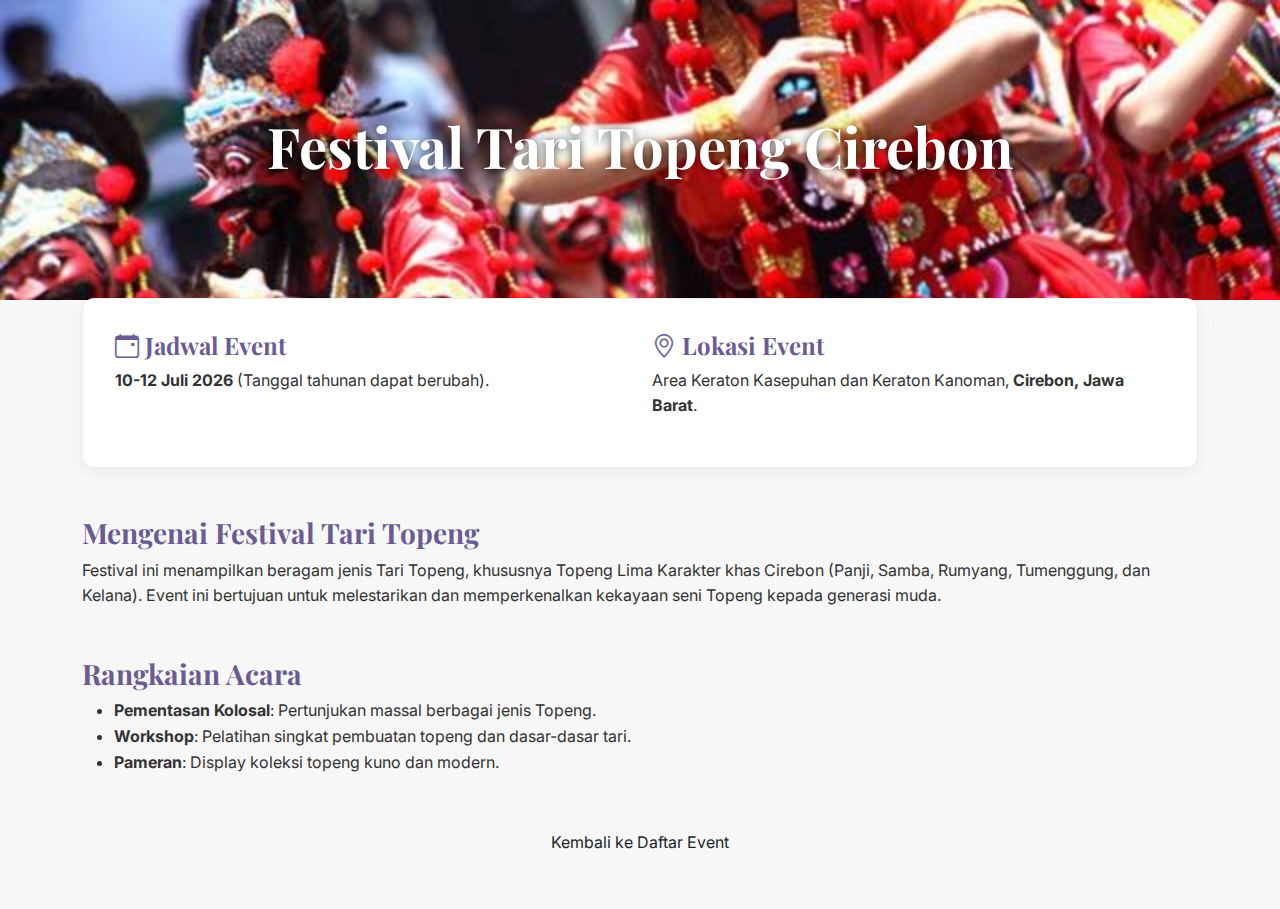
<file: topeng-detail.html>
<!DOCTYPE html>
<html lang="id">
<head>
    <meta charset="UTF-8">
    <meta name="viewport" content="width=device-width, initial-scale=1.0">
    <title>Detail | Festival Tari Topeng Cirebon</title>
    <link href="https://fonts.googleapis.com/css2?family=Inter:wght@400;600&family=Playfair+Display:wght@700&display=swap" rel="stylesheet">
    <link href="https://cdn.jsdelivr.net/npm/bootstrap@5.3.3/dist/css/bootstrap.min.css" rel="stylesheet">
    <link href="https://cdn.jsdelivr.net/npm/bootstrap-icons@1.11.3/font/bootstrap-icons.min.css" rel="stylesheet">
    <link href="style.css" rel="stylesheet"> 
    <style>
        .detail-header {
            background-image: url('122.jpg');
            background-size: cover;
            background-position: center;
            height: 300px;
            display: flex;
            align-items: center;
            justify-content: center;
            color: white;
            text-shadow: 0 0 10px rgba(0, 0, 0, 0.7);
        }
        .detail-header h1 { color: #fff; font-size: 3.5rem; }
        .detail-info { background-color: var(--card-bg); border-radius: 12px; padding: 2rem; box-shadow: var(--shadow-light); margin-top: -50px; position: relative; }
    </style>
</head>
<body>
    <div class="detail-header">
        <h1>Festival Tari Topeng Cirebon</h1>
    </div>

    <section class="py-5">
        <div class="container">
            <div class="detail-info mb-4">
                <div class="row">
                    <div class="col-md-6">
                        <h4><i class="bi bi-calendar-event"></i> Jadwal Event</h4>
                        <p><strong>10-12 Juli 2026</strong> (Tanggal tahunan dapat berubah).</p>
                    </div>
                    <div class="col-md-6">
                        <h4><i class="bi bi-geo-alt"></i> Lokasi Event</h4>
                        <p>Area Keraton Kasepuhan dan Keraton Kanoman, <strong>Cirebon, Jawa Barat</strong>.</p>
                    </div>
                </div>
            </div>

            <h3 class="mt-5">Mengenai Festival Tari Topeng</h3>
            <p>Festival ini menampilkan beragam jenis Tari Topeng, khususnya Topeng Lima Karakter khas Cirebon (Panji, Samba, Rumyang, Tumenggung, dan Kelana). Event ini bertujuan untuk melestarikan dan memperkenalkan kekayaan seni Topeng kepada generasi muda.</p>
            
            <h3 class="mt-5">Rangkaian Acara</h3>
            <ul>
                <li><strong>Pementasan Kolosal</strong>: Pertunjukan massal berbagai jenis Topeng.</li>
                <li><strong>Workshop</strong>: Pelatihan singkat pembuatan topeng dan dasar-dasar tari.</li>
                <li><strong>Pameran</strong>: Display koleksi topeng kuno dan modern.</li>
            </ul>

            <div class="text-center mt-5">
                <a href="index.html#events" class="btn btn-detail">Kembali ke Daftar Event</a>
            </div>

        </div>
    </section>
    <script src="https://cdn.jsdelivr.net/npm/bootstrap@5.3.3/dist/js/bootstrap.bundle.min.js"></script>
</body>
</html>
</file>
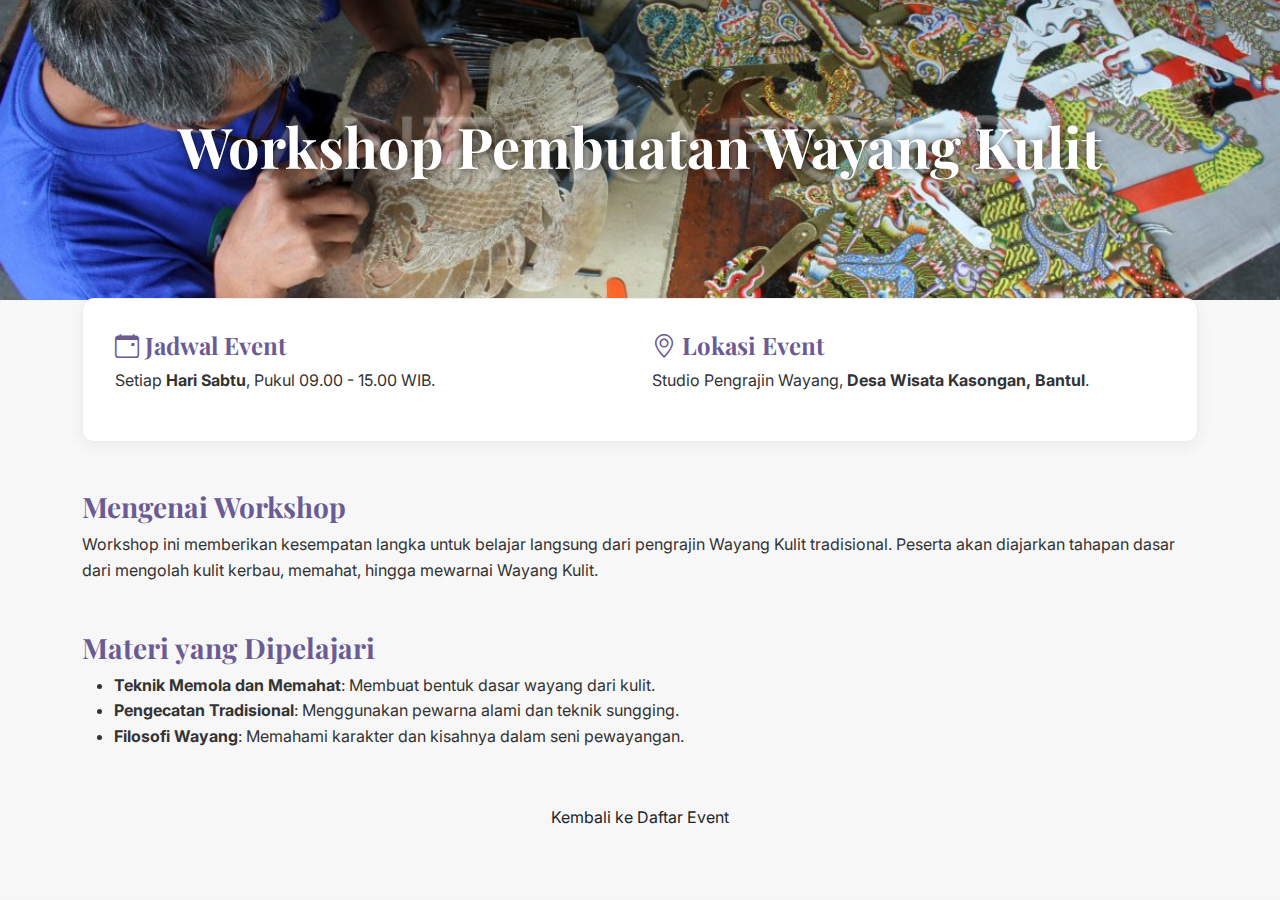
<file: wayang-detail.html>
<!DOCTYPE html>
<html lang="id">
<head>
    <meta charset="UTF-8">
    <meta name="viewport" content="width=device-width, initial-scale=1.0">
    <title>Detail | Workshop Pembuatan Wayang Kulit</title>
    <link href="https://fonts.googleapis.com/css2?family=Inter:wght@400;600&family=Playfair+Display:wght@700&display=swap" rel="stylesheet">
    <link href="https://cdn.jsdelivr.net/npm/bootstrap@5.3.3/dist/css/bootstrap.min.css" rel="stylesheet">
    <link href="https://cdn.jsdelivr.net/npm/bootstrap-icons@1.11.3/font/bootstrap-icons.min.css" rel="stylesheet">
    <link href="style.css" rel="stylesheet"> 
    <link href="https://fonts.googleapis.com/css2?family=Playfair+Display:wght@700&family=Poppins:ital,wght@0,400;0,600;1,400&display=swap" rel="stylesheet">
    <style>
        .detail-header {
            background-image: url('126.jpg');
            background-size: cover;
            background-position: center;
            height: 300px;
            display: flex;
            align-items: center;
            justify-content: center;
            color: white;
            text-shadow: 0 0 10px rgba(0, 0, 0, 0.7);
        }
        .detail-header h1 { color: #fff; font-size: 3.5rem; }
        .detail-info { background-color: var(--card-bg); border-radius: 12px; padding: 2rem; box-shadow: var(--shadow-light); margin-top: -50px; position: relative; }
    </style>
</head>
<body>
    <div class="detail-header">
        <h1>Workshop Pembuatan Wayang Kulit</h1>
    </div>

    <section class="py-5">
        <div class="container">
            <div class="detail-info mb-4">
                <div class="row">
                    <div class="col-md-6">
                        <h4><i class="bi bi-calendar-event"></i> Jadwal Event</h4>
                        <p>Setiap <strong>Hari Sabtu</strong>, Pukul 09.00 - 15.00 WIB.</p>
                    </div>
                    <div class="col-md-6">
                        <h4><i class="bi bi-geo-alt"></i> Lokasi Event</h4>
                        <p>Studio Pengrajin Wayang, <strong>Desa Wisata Kasongan, Bantul</strong>.</p>
                    </div>
                </div>
            </div>

            <h3 class="mt-5">Mengenai Workshop</h3>
            <p>Workshop ini memberikan kesempatan langka untuk belajar langsung dari pengrajin Wayang Kulit tradisional. Peserta akan diajarkan tahapan dasar dari mengolah kulit kerbau, memahat, hingga mewarnai Wayang Kulit.</p>
            
            <h3 class="mt-5">Materi yang Dipelajari</h3>
            <ul>
                <li><strong>Teknik Memola dan Memahat</strong>: Membuat bentuk dasar wayang dari kulit.</li>
                <li><strong>Pengecatan Tradisional</strong>: Menggunakan pewarna alami dan teknik sungging.</li>
                <li><strong>Filosofi Wayang</strong>: Memahami karakter dan kisahnya dalam seni pewayangan.</li>
            </ul>

            <div class="text-center mt-5">
                <a href="index.html#events" class="btn btn-detail">Kembali ke Daftar Event</a>
            </div>

        </div>
    </section>
    <script src="https://cdn.jsdelivr.net/npm/bootstrap@5.3.3/dist/js/bootstrap.bundle.min.js"></script>
</body>
</html>
</file>
<file: style.css>
/**
 * ===================================================================
 * file: style.css
 * Deskripsi: Styling utama untuk website Budaya Lokal menggunakan
 * konvensi BEM sederhana dan modern.
 * ===================================================================
 */

/* =====================
 * 1. Variabel Warna & Font
 * ===================== */
:root {
    /* Palet Warna */
    --primary-color: #6B5B95; /* Ungu/Lavender Tua - Dominan */
    --secondary-color: #FFD700; /* Kuning Emas - Aksen */
    --text-color: #333; /* Teks Utama */
    --bg-light: #f9f9f9; /* Background Halaman */
    --card-bg: #fff; /* Background Card/Element Putih */
    --purple-light: #8e7cc3; /* Ungu Lebih Muda untuk Gradient */
    --info-color: #5a5a5a; /* Warna untuk info bar */

    /* Shadow & Border */
    --shadow-light: 0 4px 15px rgba(0, 0, 0, 0.05);
    --shadow-hover: 0 8px 30px rgba(0, 0, 0, 0.1);
}

/* =====================
 * 2. Reset & Tipografi Dasar
 * ===================== */
body {
    font-family: 'Inter', sans-serif;
    background-color: var(--bg-light); 
    /* --- BARU: Tambahkan tekstur background halus --- */
    background-image: url('data:image/svg+xml;utf8,<svg xmlns="http://www.w3.org/2000/svg" width="4" height="4" viewBox="0 0 4 4"><rect width="1" height="1" fill="%23f0f0f0" x="0" y="0"/><rect width="1" height="1" fill="%23f0f0f0" x="2" y="2"/><rect width="1" height="1" fill="%23f4f4f4" x="2" y="0"/><rect width="1" height="1" fill="%23f4f4f4" x="0" y="2"/></svg>');
    /* ------------------------------------------------ */
    color: var(--text-color);
    line-height: 1.6;
    scroll-padding-top: 75px; 
}

h1, h2, h3, h4, h5, h6 {
    font-family: 'Playfair Display', serif;
    font-weight: 700;
    color: var(--primary-color);
}

h2 {
    font-size: 2.5rem;
    position: relative;
    padding-bottom: 10px;
}
/* Garis bawah elegan untuk Judul Section */
h2::after {
    content: '';
    display: block;
    width: 60px;
    height: 4px;
    background-color: var(--secondary-color);
    margin: 10px auto 0;
    border-radius: 2px;
}

a {
    text-decoration: none;
    color: var(--primary-color);
    transition: color 0.3s ease;
}

a:hover {
    color: var(--secondary-color);
}

/* =====================
 * 3. Navbar Styling
 * ===================== */
.navbar {
    background-color: var(--primary-color);
    box-shadow: var(--shadow-light);
    transition: background-color 0.3s;
}

.navbar-brand {
    font-weight: 700;
    font-size: 1.5rem;
    color: #fff !important;
}

.nav-link {
    color: rgba(255, 255, 255, 0.8) !important;
    font-weight: 500;
    padding: 0.5rem 1rem !important;
    position: relative;
    transition: color 0.3s, background-color 0.3s;
}

.nav-link:hover,
.nav-link.active {
    color: var(--secondary-color) !important;
}

/* Indikator Active Link Modern */
.nav-link.active::after {
    content: '';
    position: absolute;
    bottom: 0;
    left: 50%;
    transform: translateX(-50%);
    width: 6px;
    height: 6px;
    background-color: var(--secondary-color);
    border-radius: 50%;
}

.btn-cta {
    background-color: var(--secondary-color);
    color: var(--text-color);
    border-radius: 50px;
    padding: 0.5rem 1.5rem;
    font-weight: 600;
    border: 2px solid var(--secondary-color);
    transition: all 0.3s;
}
.btn-cta:hover {
    background-color: transparent;
    color: var(--secondary-color);
    border-color: var(--secondary-color);
}

/* =====================
 * 4. Hero Section BARU (Background Gambar + Layout 2 Kolom)
 * ===================== */
.hero-section {
    padding: 100px 0;
    text-align: left;
    
    /* GAYA BACKGROUND GAMBAR BARU */
    background-image: url('130.png'); /* ❗ GANTI DENGAN NAMA FILE GAMBAR ANDA (misal: 130.png atau gambar Kerajaan Nusantara) */
    background-size: cover;
    background-position: center;
    background-attachment: fixed; /* Memberikan efek paralaks saat discroll */
    
    position: relative; /* Penting untuk overlay */
    overflow: hidden; 
    
    color: #fff;
    /* Kita pertahankan clip-path untuk bentuk melengkung di bawah */
    clip-path: polygon(0 0, 100% 0, 100% 95%, 0 100%);
}

/* --- Tambahkan Overlay (Lapisan Gelap/Saturasi Rendah) --- */
/* Ini penting agar teks putih di kolom kiri tetap terbaca jelas di atas gambar */
.hero-section::before {
    content: '';
    position: absolute;
    top: 0;
    left: 0;
    right: 0;
    bottom: 0;
    /* Overlay hitam transparan agar gambar tetap terlihat tapi saturasi gelap */
    background-color: rgba(0, 0, 0, 0.55); 
    z-index: 1; 
}

/* Posisikan teks dan konten di atas overlay */
.hero-section .container,
.hero-section h1,
.hero-section p,
.hero-section .btn-cta {
    position: relative;
    z-index: 2; 
}

/* Teks dan Judul */
.hero-section h1 {
    font-size: clamp(2.5rem, 5vw, 3.5rem);
    font-weight: 700;
    color: #fff; /* Teks harus putih */
    margin-bottom: 0.5rem;
}
.hero-section p {
    font-size: clamp(1rem, 2vw, 1.2rem);
    margin-bottom: 2rem;
    opacity: 0.9;
}

/* Gaya untuk gambar di Kolom Kanan */
.hero-image-style {
    max-height: 400px; 
    width: 100%;
    object-fit: cover;
    display: block; /* PASTIKAN GAMBAR MUNCUL */
    /* Tambahan Styling agar Gambar kolom kanan lebih menonjol */
    border-radius: 12px;
    box-shadow: 0 10px 30px rgba(0, 0, 0, 0.4);
}

/* Responsif untuk tampilan mobile */
@media (max-width: 767px) {
    .hero-section {
        padding: 50px 0;
        background-attachment: scroll; /* Matikan fixed background di mobile */
    }
    .hero-section h1 {
        font-size: 2.5rem;
    }
    .hero-image-style {
        max-height: 300px;
    }
}

/* =====================
 * 5. Event Section & Card
 * ===================== */
#events {
    padding-top: 80px;
    padding-bottom: 80px;
}

.grid-container {
    display: grid;
    grid-template-columns: repeat(auto-fit, minmax(280px, 1fr));
    gap: 2rem; /* Tambah jarak antar card */
}

.event-card {
    background-color: var(--card-bg);
    border-radius: 16px;
    overflow: hidden;
    box-shadow: var(--shadow-light);
    transition: transform 0.3s, box-shadow 0.3s;
    border: 1px solid #eee;
}

.event-card:hover {
    transform: translateY(-8px); /* Lebih menonjol saat hover */
    box-shadow: var(--shadow-hover);
}

.event-card img {
    width: 100%;
    height: 200px;
    object-fit: cover;
    transition: transform 0.5s ease;
}

.event-card:hover img {
    transform: scale(1.05); /* Zoom in effect pada gambar */
}

.event-card .card-body {
    padding: 1.5rem;
}

.event-card .card-body h5 {
    font-weight: 700;
    color: var(--primary-color);
    transition: color 0.3s; 
    margin-bottom: 0.5rem; /* Kurangi margin (dari input user) */
}

.event-card .card-body p {
    font-size: 0.95rem;
    color: #666;
    margin-bottom: 1rem;
}

.event-card .btn-detail {
    background-color: var(--primary-color);
    color: #fff;
    border-radius: 50px;
    padding: 0.5rem 1.5rem;
    font-weight: 600;
    border: 2px solid var(--primary-color);
    transition: all 0.3s;
}

.event-card .btn-detail:hover {
    background-color: #5a4a80;
    border-color: #5a4a80;
    box-shadow: 0 0 0 2px var(--secondary-color);
}

.event-card .info-bar { /* Style untuk tanggal dan lokasi */
    font-size: 0.85rem;
    color: var(--info-color);
    margin-bottom: 0.5rem;
}
.event-card .info-bar i {
    color: var(--secondary-color); /* Warna kuning untuk ikon */
    margin-right: 5px;
}


/* =====================
 * 6. Footer
 * ===================== */
footer {
    background-color: #222; /* Warna yang lebih gelap */
    color: #ccc;
    padding: 3rem 0;
}
footer p {
    margin: 0;
    font-size: 0.9rem;
}
footer a {
    color: var(--secondary-color);
}
footer a:hover {
    color: var(--purple-light);
}

/* =====================
 * 7. Halaman Detail Event (PENTING DITAMBAHKAN)
 * ===================== */

.detail-header {
    /* Gaya ini diambil dari <style> internal detail.html,
       tapi dipindahkan ke sini untuk konsistensi */
    background-size: cover;
    background-position: center;
    height: 300px;
    display: flex;
    align-items: center;
    justify-content: center;
    color: white;
    text-shadow: 0 0 10px rgba(0, 0, 0, 0.7);
}
.detail-header h1 { 
    color: #fff; 
    font-size: 3.5rem; 
    text-align: center;
}

.detail-info {
    /* Gaya untuk box info Jadwal dan Lokasi */
    background-color: var(--card-bg);
    border-radius: 12px;
    padding: 2rem;
    box-shadow: var(--shadow-light);
    margin-top: -50px; /* Menaikkan box ke area header */
    position: relative;
    border: 1px solid #eee;
}

/* =====================
 * 8. Utility & Responsif
 * ===================== */
@media (max-width: 992px) {
    .navbar-collapse {
        background-color: var(--primary-color);
        border-top: 1px solid rgba(255, 255, 255, 0.1);
    }
    .nav-link.active::after {
        content: none; /* Nonaktifkan indikator lingkaran di mode mobile */
    }
    .hero-section {
        padding: 100px 0;
        clip-path: none;
    }
    .btn-cta.ms-3 {
        margin-left: 0 !important;
        margin-top: 10px;
        width: 100%;
        text-align: center;
    }
    .detail-header {
        height: 200px;
    }
    .detail-header h1 {
        font-size: 2.5rem;
    }
    .detail-info {
        margin-top: -30px;
    }
}
/* =====================
 * 9. Gaya Khusus Misi & Visi
 * ===================== */

.mission-text {
    font-family: 'Merriweather', serif; /* FONT BARU: Merriweather */
    font-size: 1.25rem; 
    font-weight: 300; /* Dibuat ringan untuk tampilan elegan */
    color: var(--text-color); /* Kembali ke warna teks standar */
    line-height: 1.8; /* Baris lebih renggang agar mudah dibaca */
    margin-bottom: 1.5rem;
}

.mission-text.lead {
    font-weight: 700; /* Dibuat tebal (bold) */
    font-style: italic;
    font-size: 1.45rem; /* Ukuran lebih besar */
    color: var(--primary-color); /* Diberi warna ungu untuk penekanan */
}
.music-btn {
    position: fixed;
    bottom: 25px;
    right: 25px;
    z-index: 9999;
    background: #6b4f33; /* coklat elegan */
    color: #f8e9d2;       /* krem budaya */
    border: none;
    padding: 15px 18px;
    font-size: 1.5rem;
    border-radius: 50%;
    cursor: pointer;
    box-shadow: 0 4px 12px rgba(0,0,0,0.25);
    transition: all 0.3s ease;
}

.music-btn:hover {
    background: #5a3f29;
    transform: scale(1.1);
}

.music-btn.playing {
    background: #8b6848; /* warna berbeda saat musik ON */
}
</file>
